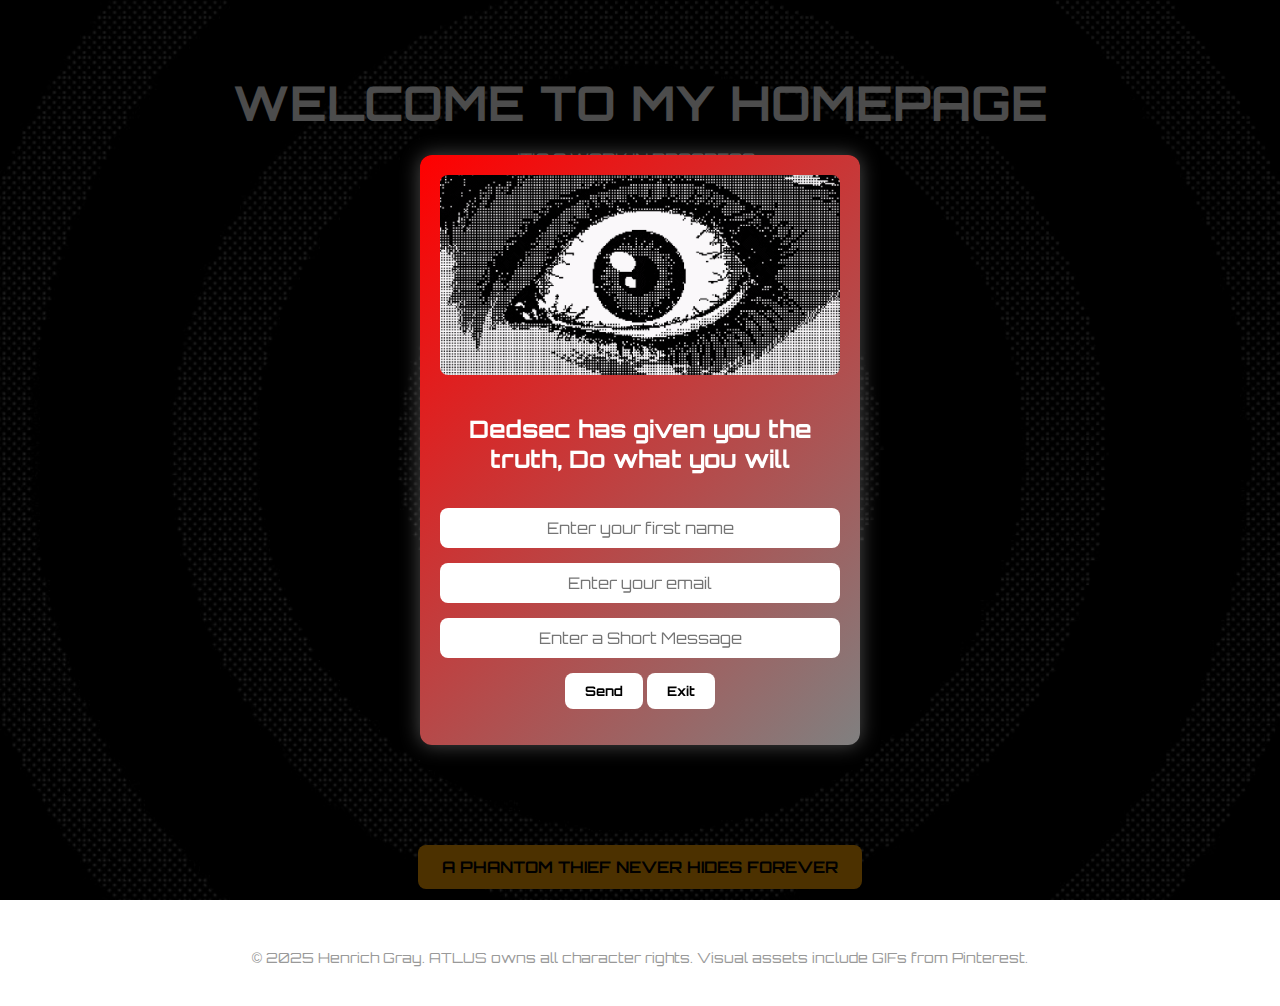
<file: index.html>
<!DOCTYPE html>
<html lang="en">
<head>
  <!-- Meta and title -->
  <meta charset="UTF-8" />
  <meta name="viewport" content="width=device-width, initial-scale=1.0"/>
  <title>Home</title>

  <!-- Google Font -->
  <link href="https://fonts.googleapis.com/css2?family=Orbitron:wght@500&display=swap" rel="stylesheet">

  <!-- External CSS -->
  <link rel="stylesheet" href="styles.css" />
</head>
<body>

  <!-- Full-screen image popup overlay -->
  <div class="popup-overlay" id="popup">
    <img src="joker.png" alt="Popup" class="popup-image" />
  </div>

  <!-- Page Heading -->
  <h1 id="main-heading">WELCOME TO MY HOMEPAGE</h1>
  <p class="subtitle">IT'S A WORK IN PROGRESS...</p>

  <!-- Main grid container for cards -->
  <div class="grid">

    <!-- Card 1: About Me -->
    <a href="aboutMe/aboutHenrich.html" style="text-decoration: none; color: inherit;">
      <div class="card card1 delay-1">
        <img src="1.gif" alt="Card 1" class="card-image">
        <div class="card-footer">
          <p class="card-title">ABOUT ME</p>
          <p class="card-subtitle">MY NAME IS...HENRICH GRAY</p>
          <div class="progress-container">
            <div class="progress-bar1"></div>
          </div>
        </div>
      </div>
    </a>

    <!-- Activity Cards -->
    <a href="periodicTable/Funky Town.html" style="text-decoration: none; color: inherit;">
      <div class="card card2 delay-2">
        <img src="2.gif" alt="Card 2" class="card-image">
        <div class="card-footer">
          <p class="card-title">LAB ACTIVITY #1</p>
          <p class="card-subtitle">PERIODIC TABLE</p>
          <div class="progress-container">
            <div class="progress-bar2"></div>
          </div>
        </div>
      </div>
    </a>

    <a href="17sdgsReport/new 1.html" style="text-decoration: none; color: inherit;">
      <div class="card card3 delay-3">
        <img src="3.gif" alt="Card 3" class="card-image">
        <div class="card-footer">
          <p class="card-title">LAB ACTIVITY #2</p>
          <p class="card-subtitle">SDG GOAL 16</p>
          <div class="progress-container">
            <div class="progress-bar3"></div>
          </div>
        </div>
      </div>
    </a>

    <a href="form/17sdgs.html" style="text-decoration: none; color: inherit;">
      <div class="card card1 delay-4">
        <img src="4.gif" alt="Card 4" class="card-image">
        <div class="card-footer">
          <p class="card-title">LAB ACTIVITY #3</p>
          <p class="card-subtitle">INFORMATION FORM</p>
          <div class="progress-container">
            <div class="progress-bar4"></div>
          </div>
        </div>
      </div>
    </a>

    <a href="17sdg/homePage11.html" style="text-decoration: none; color: inherit;">
      <div class="card card2 delay-5">
        <img src="5.gif" alt="Card 5" class="card-image">
        <div class="card-footer">
          <p class="card-title">LAB ACTIVITY #4</p>
          <p class="card-subtitle">THE 17 SDGS</p>
          <div class="progress-container">
            <div class="progress-bar5"></div>
          </div>
        </div>
      </div>
    </a>

    <!-- Join Form Card -->
    <div class="card card3 delay-6" onclick="showDisclaimer()">
      <img src="6.gif" alt="Card 6" class="card-image">
      <div class="card-footer">
        <p class="card-title">CONTACT US</p>
        <p class="card-subtitle">CLICK AND FILL TO CONTACT US</p>
        <div class="progress-container">
          <div class="progress-bar6"></div>
        </div>
      </div>
    </div>
  </div>

  <!-- Button to trigger random popup -->
  <button class="popup-button" onclick="showPopup()">A PHANTOM THIEF NEVER HIDES FOREVER</button>

    <!-- Footer info -->
  <footer>
    © 2025 Henrich Gray. ATLUS owns all character rights. Visual assets include GIFs from Pinterest.
  </footer>

  <!-- Join Form Modal -->
  <div class="disclaimer-modal" id="disclaimer-modal">
    <div class="disclaimer-content">
      <img src="werwer.gif" alt="Join GIF" class="disclaimer-image">
      <h2>Dedsec has given you the truth, Do what you will</h2>
      <form id="join-form">
        <input type="text" id="name-input" name="name" placeholder="Enter your first name" required />
        <input type="email" id="email-input" name="email" placeholder="Enter your email" required />
        <input type="text" id="message-input" name="message" placeholder="Enter a Short Message" required /> 
        <button type="submit" class="disclaimer-close">Send</button>
        <button type="button" class="disclaimer-close" onclick="closeModal()">Exit</button>
        <p id="response" class="success"></p>
      </form>
    </div>
  </div>

  <!-- External JS File -->
  <script src="script.js"></script>
</body>
</html>
</file>
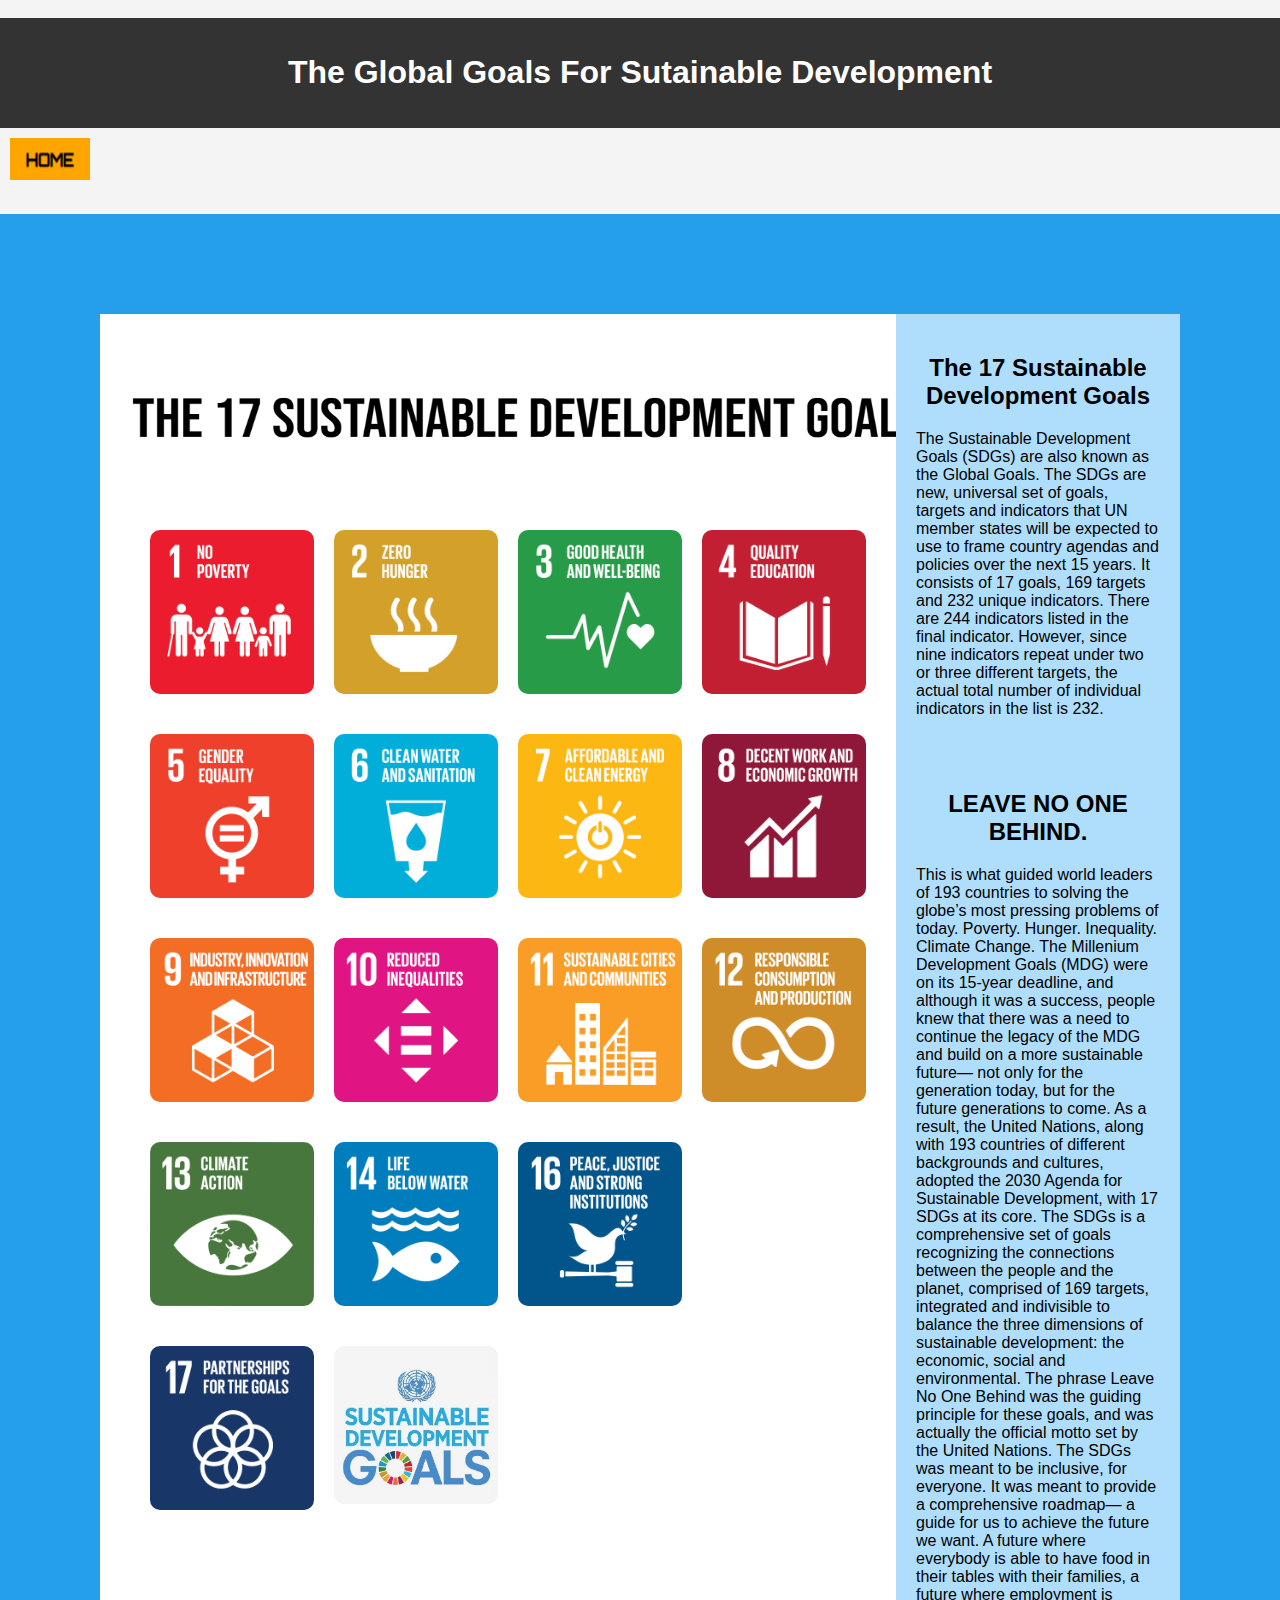
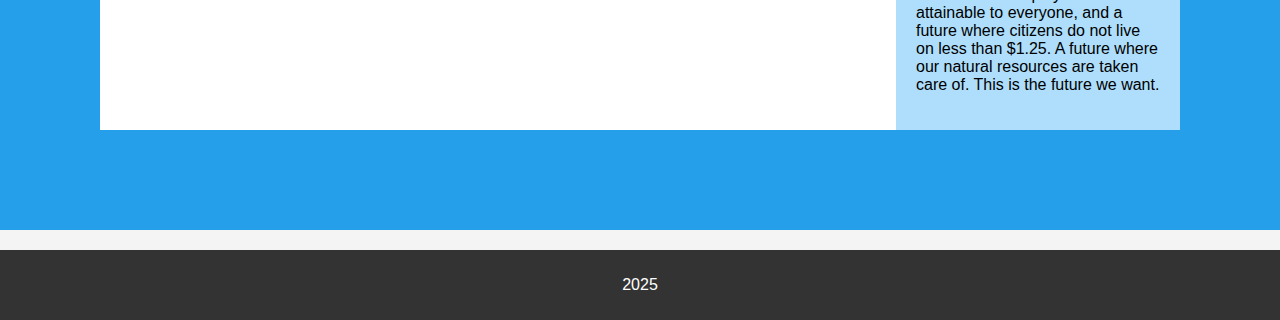
<file: 17sdg/homePage11.html>
<!DOCTYPE html>
<html lang="en">
<head>
   <meta charset="UTF-8">
   <meta name="viewport" content="width=device-width, initial-scale=1.0">
   <title>The Global Goals For Sutainable Development</title>
   
   
<head>
  <meta charset="UTF-8">
  <meta name="viewport" content="width=device-width, initial-scale=1.0">
  <title>2 Column Layout</title>
  <link rel="stylesheet" href="HomePage.css">
</head>

   
  
</head>
<body>
 
<header>
   <h1>The Global Goals For Sutainable Development</h1>
</header>

<a href="../index.html">
  <img src="home.png" alt="home" style="width:80px;height:42px;">
</a>
 
<div class="container" style="border:100px solid #269feb">
   <div class="left-column">
       <h2> <img src="sdgs_header.png" alt="SDG1" width = "800" height = "100" style = "SDG"></h2>
	   
	  <div class="grid-container">
  <div><a href="http://sdg.neda.gov.ph/goal-1/" target="_blank"><img src="1.png" alt="SDG1"></a></div>
  <div><a href="http://sdg.neda.gov.ph/goal-2/" target="_blank"><img src="2.png" alt="SDG2"></a></div>
  <div><a href="http://sdg.neda.gov.ph/goal-3/" target="_blank"><img src="3.png" alt="SDG3"></a></div>
  <div><a href="http://sdg.neda.gov.ph/goal-4/" target="_blank"><img src="4.png" alt="SDG4"></a></div>
  <div><a href="http://sdg.neda.gov.ph/goal-5/" target="_blank"><img src="5.png" alt="SDG5"></a></div>
  <div><a href="http://sdg.neda.gov.ph/goal-6/" target="_blank"><img src="6.png" alt="SDG6"></a></div>
  <div><a href="http://sdg.neda.gov.ph/goal-7/" target="_blank"><img src="7.png" alt="SDG7"></a></div>
  <div><a href="http://sdg.neda.gov.ph/goal-8/" target="_blank"><img src="8.png" alt="SDG8"></a></div>
  <div><a href="http://sdg.neda.gov.ph/goal-9/" target="_blank"><img src="9.png" alt="SDG9"></a></div>
  <div><a href="http://sdg.neda.gov.ph/goal-10/" target="_blank"><img src="10.png" alt="SDG10"></a></div>
  <div><a href="http://sdg.neda.gov.ph/goal-11/" target="_blank"><img src="11.png" alt="SDG11"></a></div>
  <div><a href="http://sdg.neda.gov.ph/goal-12/" target="_blank"><img src="12.png" alt="SDG12"></a></div>
  <div><a href="http://sdg.neda.gov.ph/goal-13/" target="_blank"><img src="13.png" alt="SDG13"></a></div>
  <div><a href="http://sdg.neda.gov.ph/goal-14/" target="_blank"><img src="14.png" alt="SDG14"></a></div>
  <div><a href="http://sdg.neda.gov.ph/goal-15/" target="_blank"><img src="16.png" alt="SDG16"></a></div>
  <div><a target="_blank"><img src="white.png" alt="SDG17"></a></div>
  <div><a href="http://sdg.neda.gov.ph/goal-16/" target="_blank"><img src="17.png" alt="SDG17"></a></div>
  <div><img src="sdgs.jpg" alt="SDG Summary"></div>
  <div><a target="_blank"><img src="white.png" alt="SDG17"></a></div>
</div>

  
  
</table>


   </div>
   <div class="right-column">
      <h2><center>The 17 Sustainable Development Goals</h2>
	  
	  
       <p>The Sustainable Development Goals (SDGs) are also known as the Global Goals. The SDGs are new, universal set of goals, targets and indicators that UN member states will be expected to use to frame country agendas and policies over the next 15 years. It consists of 17 goals, 169 targets and 232 unique indicators. There are 244 indicators listed in the final indicator. However, since nine indicators repeat under two or three different targets, the actual total number of individual indicators in the list is 232.</p>
      
	  <br></br>
	  
	  <h2><center>LEAVE NO ONE BEHIND.</h2>
	  <p>This is what guided world leaders of 193 countries to solving the globe’s most pressing problems of today.

Poverty. Hunger. Inequality. Climate Change. The Millenium Development Goals (MDG) were on its 15-year deadline, and although it was a success, people knew that there was a need to continue the legacy of the MDG and build on a more sustainable future— not only for the generation today, but for the future generations to come.

As a result, the United Nations, along with 193 countries of different backgrounds and cultures, adopted the 2030 Agenda for Sustainable Development, with 17 SDGs at its core. The SDGs is a comprehensive set of goals recognizing the connections between the people and the planet, comprised of 169 targets, integrated and indivisible to balance the three dimensions of sustainable development: the economic, social and environmental.

The phrase Leave No One Behind was the guiding principle for these goals, and was actually the official motto set by the United Nations. The SDGs was meant to be inclusive, for everyone. It was meant to provide a comprehensive roadmap— a guide for us to achieve the future we want. A future where everybody is able to have food in their tables with their families, a future where employment is attainable to everyone, and a future where citizens do not live on less than $1.25. A future where our natural resources are taken care of. This is the future we want.</p>
   
   </div>
</div>
 
 
<footer>
   <p>2025</p>
</footer>
 
</body>
</html>
</file>
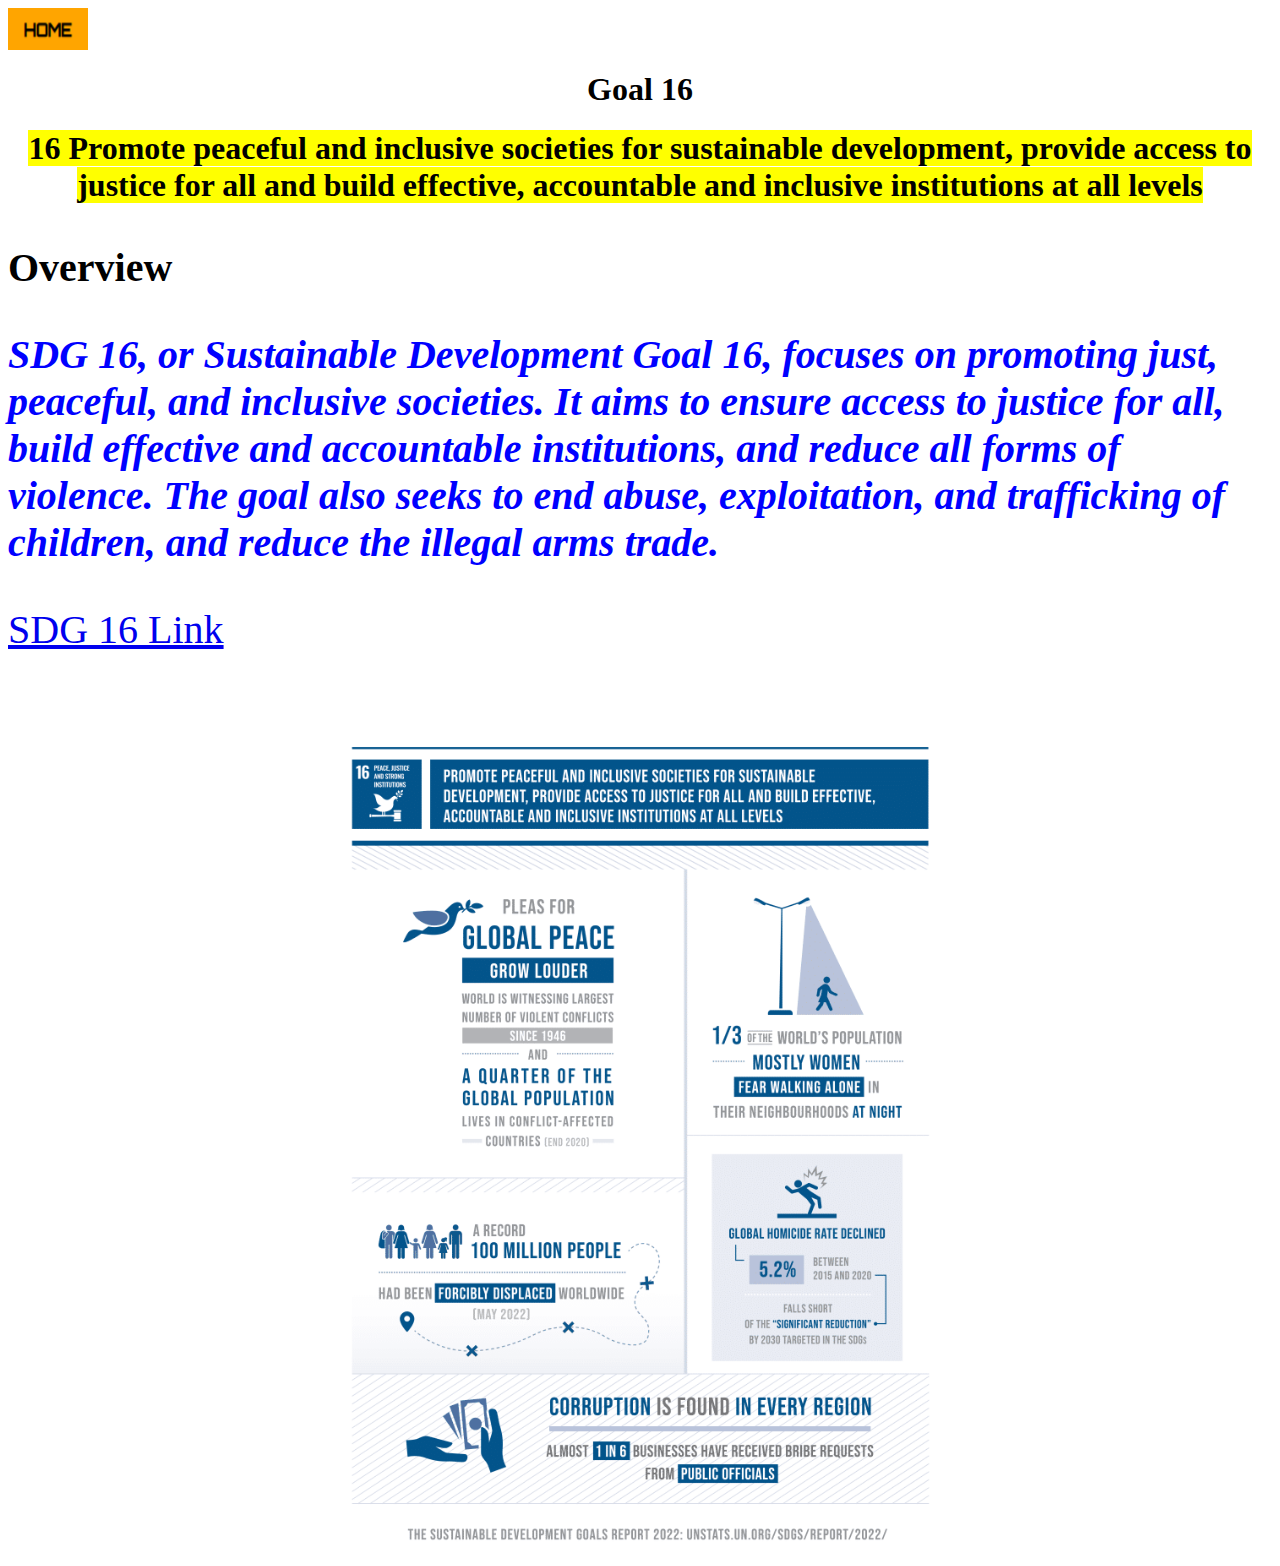
<file: 17sdgsReport/new 1.html>
<html>
  <head>
        <title>Welcome to my Page</title>
	  </head>
	  <body>
	  <a href="../index.html"><img src="home.png" alt="home" style="width:80px;height:42px;"></a>
	    <h1><center>Goal 16</h1></center> 
		<h1><center>
<mark> 16
Promote peaceful and inclusive societies for sustainable development, provide access to justice for all and build effective, accountable and inclusive institutions at all levels </h1></center> 
    <b>	<h2><p style="font-family:'Courier New'">
<p style="font-size:40px"> Overview </h2> </b>
		
		
		<b><i>
		<p>
<font color ='blue'>
<p style="font-family:'Courier New'">
<p style="font-size:40px">
SDG 16, or Sustainable Development Goal 16, focuses on promoting just, peaceful, and inclusive societies. It aims to ensure access to 
justice for all, build effective and accountable institutions, and reduce all forms of violence. The goal also seeks to end abuse, exploitation,
 and trafficking of children, and reduce the illegal arms trade.</p>
</b></i>

<p>
<p style="font-size:40px">
<a href="https://sdgs.un.org/goals/goal16">SDG 16 Link</a> 
</p>
 
<CENTER>
<img src="sdg16.png" alt = "SDG16" width="649px" height="865px">  
</CENTER>	  

</html>
</file>
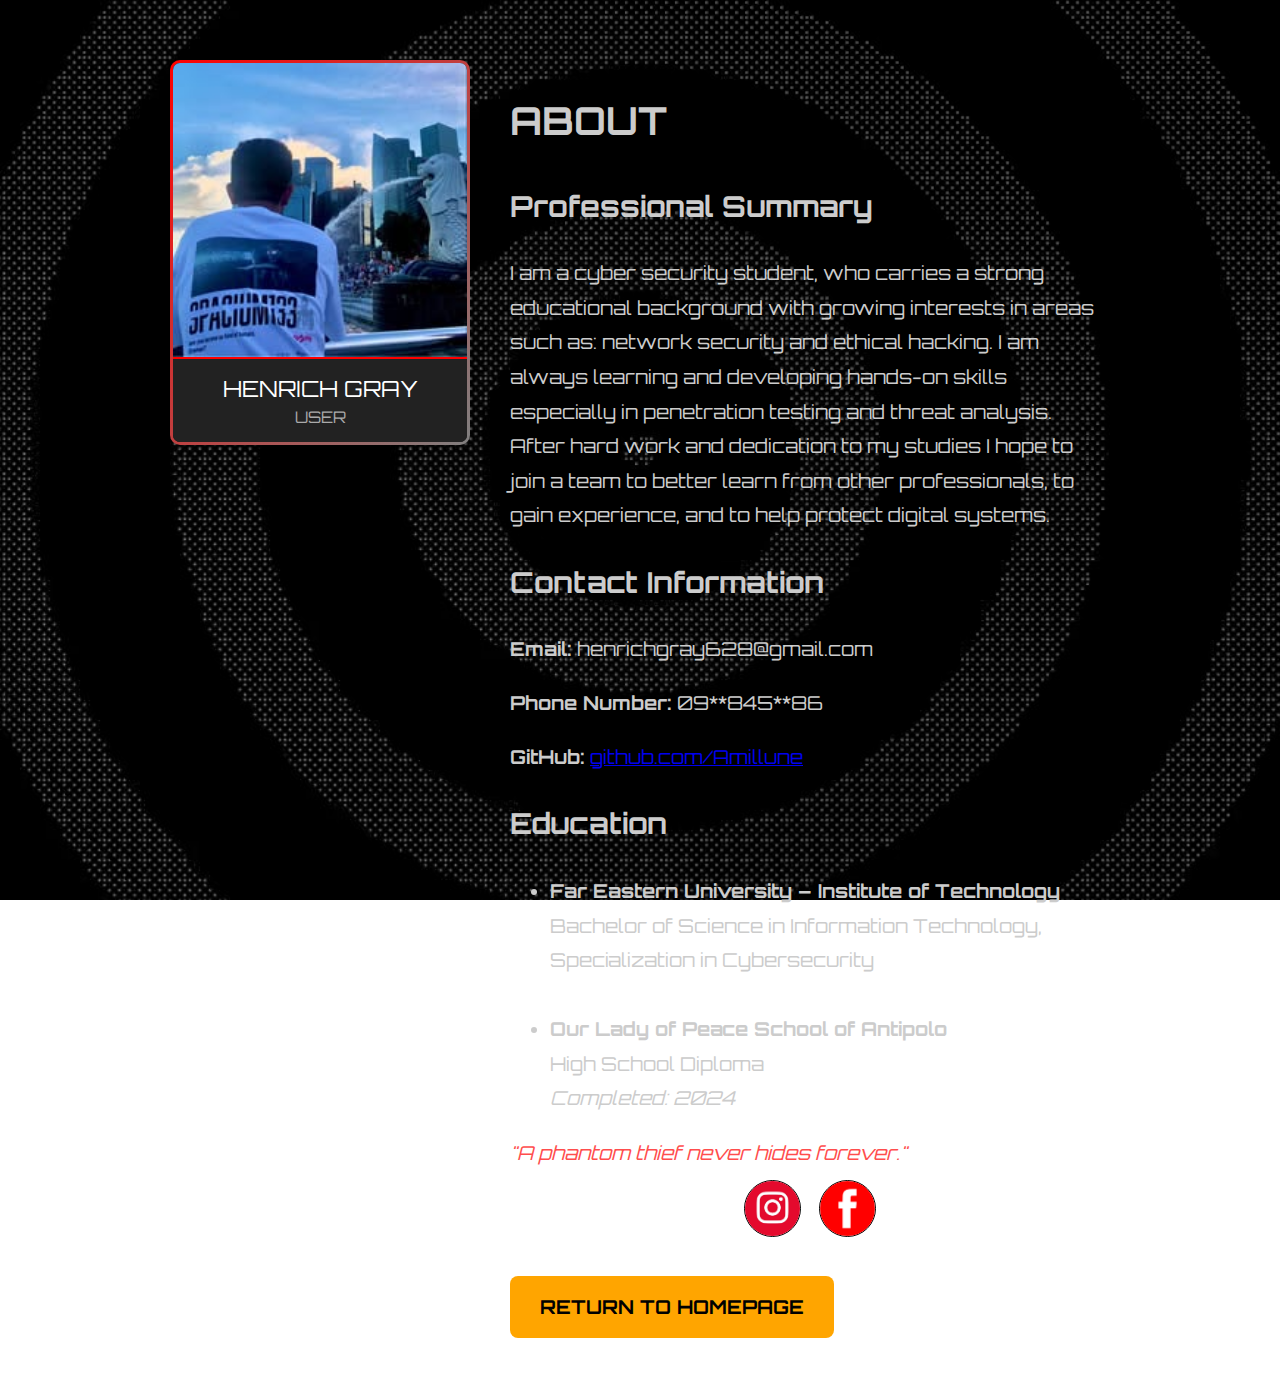
<file: aboutMe/aboutHenrich.html>
<!DOCTYPE html>
<html lang="en">
<head>
  <meta charset="UTF-8" />
  <meta name="viewport" content="width=device-width, initial-scale=1.0"/>
  <title>About Henrich Gray</title>

  <!-- Google Font -->
  <link href="https://fonts.googleapis.com/css2?family=Orbitron:wght@500&display=swap" rel="stylesheet">

  <!-- External CSS -->
  <link rel="stylesheet" href="ABOUTMEstyle.css">
</head>
<body>

  <!-- Main Container -->
  <div class="about-container">
    
    <!-- Profile Card with Hover Swap Effect -->
    <div class="profile-card" onmouseover="swapImage(true)" onmouseout="swapImage(false)">
      <div class="profile-inner">
        <div class="card card1 delay-1">
          <!-- Profile Image -->
          <img src="henrich.jpg" alt="Henrich Gray" class="profile-image" id="profile-img">
          <!-- Card Text -->
          <div class="card-footer">
            <p class="card-title">HENRICH GRAY</p>
            <p class="card-subtitle">USER</p>
          </div>
        </div>
      </div>
    </div>

     <!-- Bio and Social Links -->
    <div class="about-text">
      <h1>ABOUT</h1>

      <h2>Professional Summary</h2>
      <p>
       I am a cyber security student, who carries a strong educational background with growing interests in areas such as: network security and ethical hacking. I am always learning and developing hands-on skills especially in penetration testing and threat analysis. After hard work and dedication to my studies I hope to join a team to better learn from other professionals, to gain experience, and to help protect digital systems.
      </p>

      <h2>Contact Information</h2>
      <p><strong>Email:</strong> henrichgray628@gmail.com</p>
      <p><strong>Phone Number:</strong> 09**845**86</p>
      <p><strong>GitHub:</strong> <a href="https://github.com/Amillune" target="_blank">github.com/Amillune</a></p>
      <!-- You can uncomment the line below if you get a LinkedIn URL -->
      <!-- <p><strong>LinkedIn:</strong> <a href="#" target="_blank">linkedin.com/in/yourprofile</a></p> -->

      <h2>Education</h2>
      <ul>
        <li>
          <strong>Far Eastern University – Institute of Technology</strong><br>
          Bachelor of Science in Information Technology, Specialization in Cybersecurity<br>
        </li>
        <br>
        <li>
          <strong>Our Lady of Peace School of Antipolo</strong><br>
          High School Diploma<br>
          <em>Completed: 2024</em>
        </li>
      </ul>

      <!-- Personal Quote -->
      <div class="quote">
        "A phantom thief never hides forever."
      </div>

      <!-- Social Media Buttons -->
      <div class="social-buttons">
        <a href="https://www.instagram.com/amillune_/" target="_blank" class="social-button" title="Instagram">
          <img src="instagram.jpg" alt="Instagram">
        </a>
        <a href="https://www.facebook.com/graaaay.28/" target="_blank" class="social-button" title="Facebook">
          <img src="facebook.png" alt="Facebook">
        </a>
      </div>

      <!-- Back to Homepage -->
      <a href="../index.html" class="back-button">RETURN TO HOMEPAGE</a>
    </div>
  </div>



  <!-- Image Swap Script -->
  <script>
    function swapImage(hover) {
      const img = document.getElementById('profile-img');
      img.style.opacity = '0.5'; // fade out
      setTimeout(() => {
        img.src = hover
          ? 'me2.jpg?t=' + new Date().getTime() // force reload on hover
          : 'henrich.jpg'; // reset on mouseout
        img.style.opacity = '1'; // fade in
      }, 150);
    }
  </script>

</body>
</html>
</file>
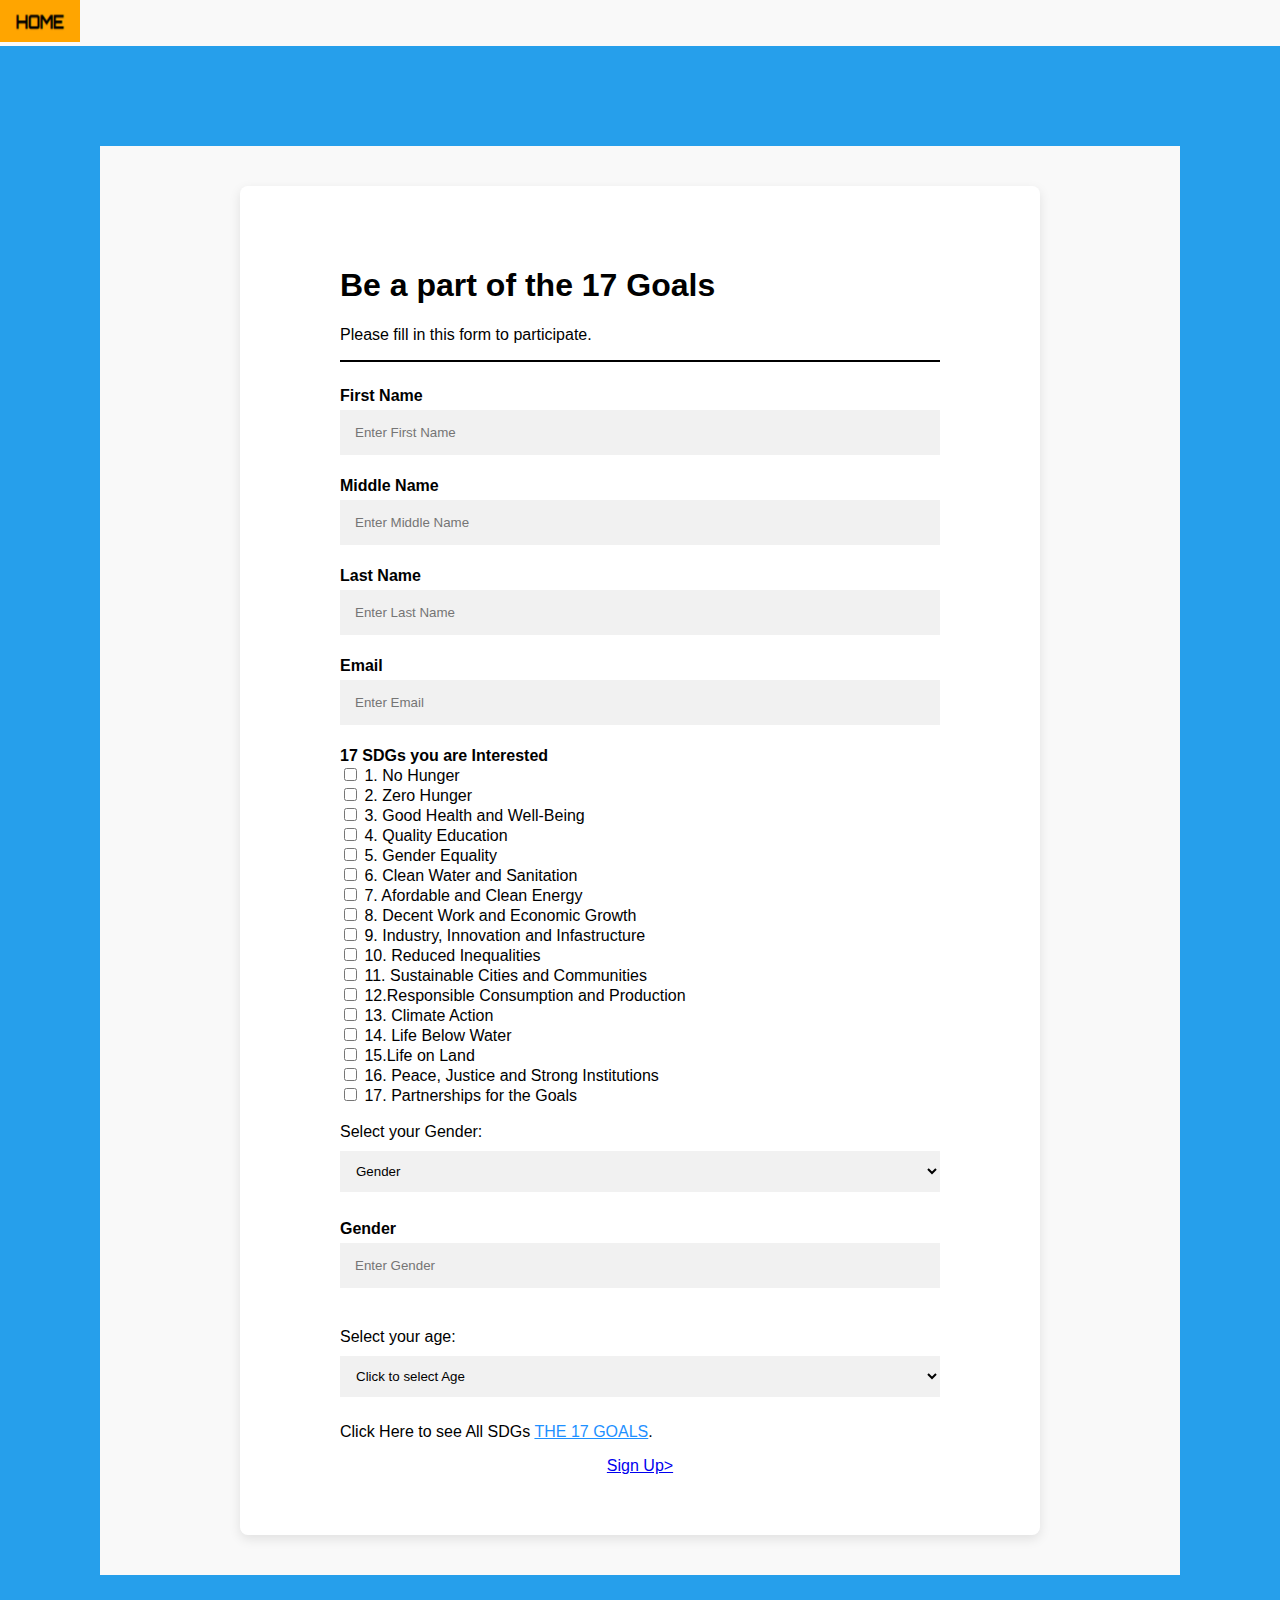
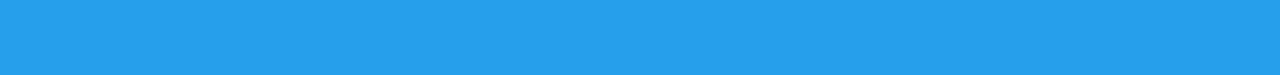
<file: form/17sdgs.html>
<!DOCTYPE html>
<html>
<link rel = "stylesheet" href = "stylesheet.css">


<style>
body {font-family: Arial, Helvetica, sans-serif;
}


</style>

<body>

<a href="../index.html">
  <img src="home.png" alt="home" style="width:80px;height:42px;">
</a>

<form action="/action_page.php" style="border:100px solid #269feb">
  <div class="container">
    <h1>Be a part of the 17 Goals</h1>
    <p>Please fill in this form to participate.</p>
    <hr>

    <label for="fname"><b>First Name</b></label>
    <input type="text" placeholder="Enter First Name" name="fname" required>
	
	<label for="mname"><b>Middle Name</b></label>
    <input type="text" placeholder="Enter Middle Name" name="mname" required>
	
	<label for="lname"><b>Last Name</b></label>
    <input type="text" placeholder="Enter Last Name" name="lname" required>

    <label for="email"><b>Email</b></label>
    <input type="text" placeholder="Enter Email" name="email" required>
	
	
	<label for="sdgs"><b>17 SDGs you are Interested</b></label>
	</br>
	
	<form action="/action_page.php">
  <input type="checkbox" id="sgd1" name="sgd1">
  <label for="sdg"> 1. No Hunger </label><br>
  <input type="checkbox" id="sgd2" name="sgd2">
  <label for="sdg"> 2. Zero Hunger </label><br>
  <input type="checkbox" id="sgdsgd5S3" name="sgd3">
  <label for="sdg"> 3. Good Health and Well-Being</label><br>
  
  
  <input type="checkbox" id="sgd4" name="sgd4">
  <label for="sdg"> 4. Quality Education </label><br>
  <input type="checkbox" id="sgd5" name="sdg5">
  <label for="sdg"> 5. Gender Equality </label><br>
  <input type="checkbox" id="sgd6" name="sgd6">
  <label for="sdg"> 6. Clean Water and Sanitation</label><br>

  <input type="checkbox" id="sgd7" name="sgd7">
  <label for="sdg"> 7. Afordable and Clean Energy </label><br>
  <input type="checkbox" id="sgd8" name="sgd8">
  <label for="sdg"> 8. Decent Work and Economic Growth </label><br>
  <input type="checkbox" id="sgd9" name="sgd9">
  <label for="sdg"> 9. Industry, Innovation and Infastructure</label><br>
  
  <input type="checkbox" id="sgd10" name="sgd10">
  <label for="sdg"> 10. Reduced Inequalities </label><br>
  <input type="checkbox" id="sgd11" name="sdg11">
  <label for="sdg"> 11. Sustainable Cities and Communities </label><br>
  <input type="checkbox" id="sdg12" name="sdg12">
  <label for="sdg"> 12.Responsible Consumption and Production</label><br>
  
  <input type="checkbox" id="sdg13" name="sdg13">
  <label for="sdg"> 13. Climate Action </label><br>
  <input type="checkbox" id="sdg14" name="sdg14">
  <label for="sdg"> 14. Life Below Water </label><br>
  <input type="checkbox" id="sdg15" name="sdg15">
  <label for="sdg"> 15.Life on Land </label><br>
  
   <input type="checkbox" id="sdg16" name="sdg16">
  <label for="sdg"> 16. Peace, Justice and Strong Institutions </label><br>
  <input type="checkbox" id="sdg17" name="sdg17">
  <label for="sdg"> 17. Partnerships for the Goals </label><br>
 

</form>

</body>
	
	
	
	<br>
	<label for="gender">Select your Gender:</label>
<select name="age" id="age">
  <option value="placeholder" selected>Gender</option>
  <option value="option">Male</option>
  <option value="option">Female</option>
  <option value="option">Non-Binary</option>
  <option value="option">Non-Binary (Please Specify)</option>
  <option value="option">Rather Not Say</option>
   
  </select>
  <br></br>
   <label for="Gender"><b>Gender</b></label>
    <input type="text" placeholder="Enter Gender" name="gender">
	
  
  </br>
	
	
 <br>
	<label for="age">Select your age:</label>
<select name="age" id="age">
  <option value="placeholder" selected>Click to select Age</option>
  
  <option value="option">13</option>
  <option value="option">14</option>
  <option value="option">15</option>
  <option value="option">16</option>
  <option value="option">17</option>
  <option value="option">18</option>
  <option value="option">19</option>
  <option value="option">20</option>
  <option value="option">21</option>
  <option value="option">22</option>
  <option value="option">23</option>
  <option value="option">24</option>
  <option value="option">25</option>
  <option value="option">25</option>
  <option value="option">27</option>
  <option value="option">28</option>
  <option value="option">29</option>
  <option value="option">30</option>
  <option value="option">31</option>
  <option value="option">32</option>
  <option value="option">33</option>
  <option value="option">34</option>
  <option value="option">35</option>
  <option value="option">36</option>  
  <option value="option">37</option>
  <option value="option">38</option>
  <option value="option">39</option>
  <option value="option">40</option>
  <option value="option">41</option>
  <option value="option">42</option>
  <option value="option">43</option>
  <option value="option">44</option>
  <option value="option">45</option>
  <option value="option">46</option>
  <option value="option">47</option>
  <option value="option">48</option>
  <option value="option">49</option>
  <option value="option">50</option>
  <option value="option">51</option>
  <option value="option">52</option>
  <option value="option">53</option>
  <option value="option">54</option>  
  <option value="option">55</option>
  <option value="option">56</option>
  <option value="option">57</option>
  <option value="option">58</option>
  <option value="option">59</option>
  <option value="option">60</option>
  <option value="option">61</option>
  <option value="option">62</option>
  <option value="option">63</option>
  <option value="option">64</option>
  <option value="option">65</option>
  <option value="option">66</option>
  <option value="option">67</option>
  <option value="option">68</option>
  <option value="option">69</option>
  <option value="option">70</option>
  <option value="option">71</option>
  <option value="option">72</option>
  <option value="option">73</option>
  <option value="option">74</option>
  <option value="option">75</option>
  <option value="option">76</option>
  <option value="option">77</option>
  <option value="option">78</option>
  <option value="option">79</option>
  <option value="option">80</option>

  
  </select>
  
  </br>
	
    <p>Click Here to see All SDGs <a href="../homepagee.html" style="color:dodgerblue">THE 17 GOALS</a>.</p>

    <div class="clearfix">
	<center>
   <a href="../homepagee.html" button type="submit" class="signupbtn">Sign Up</button>>
    </div>
  </div>
</form>



</body>
</html>
</file>
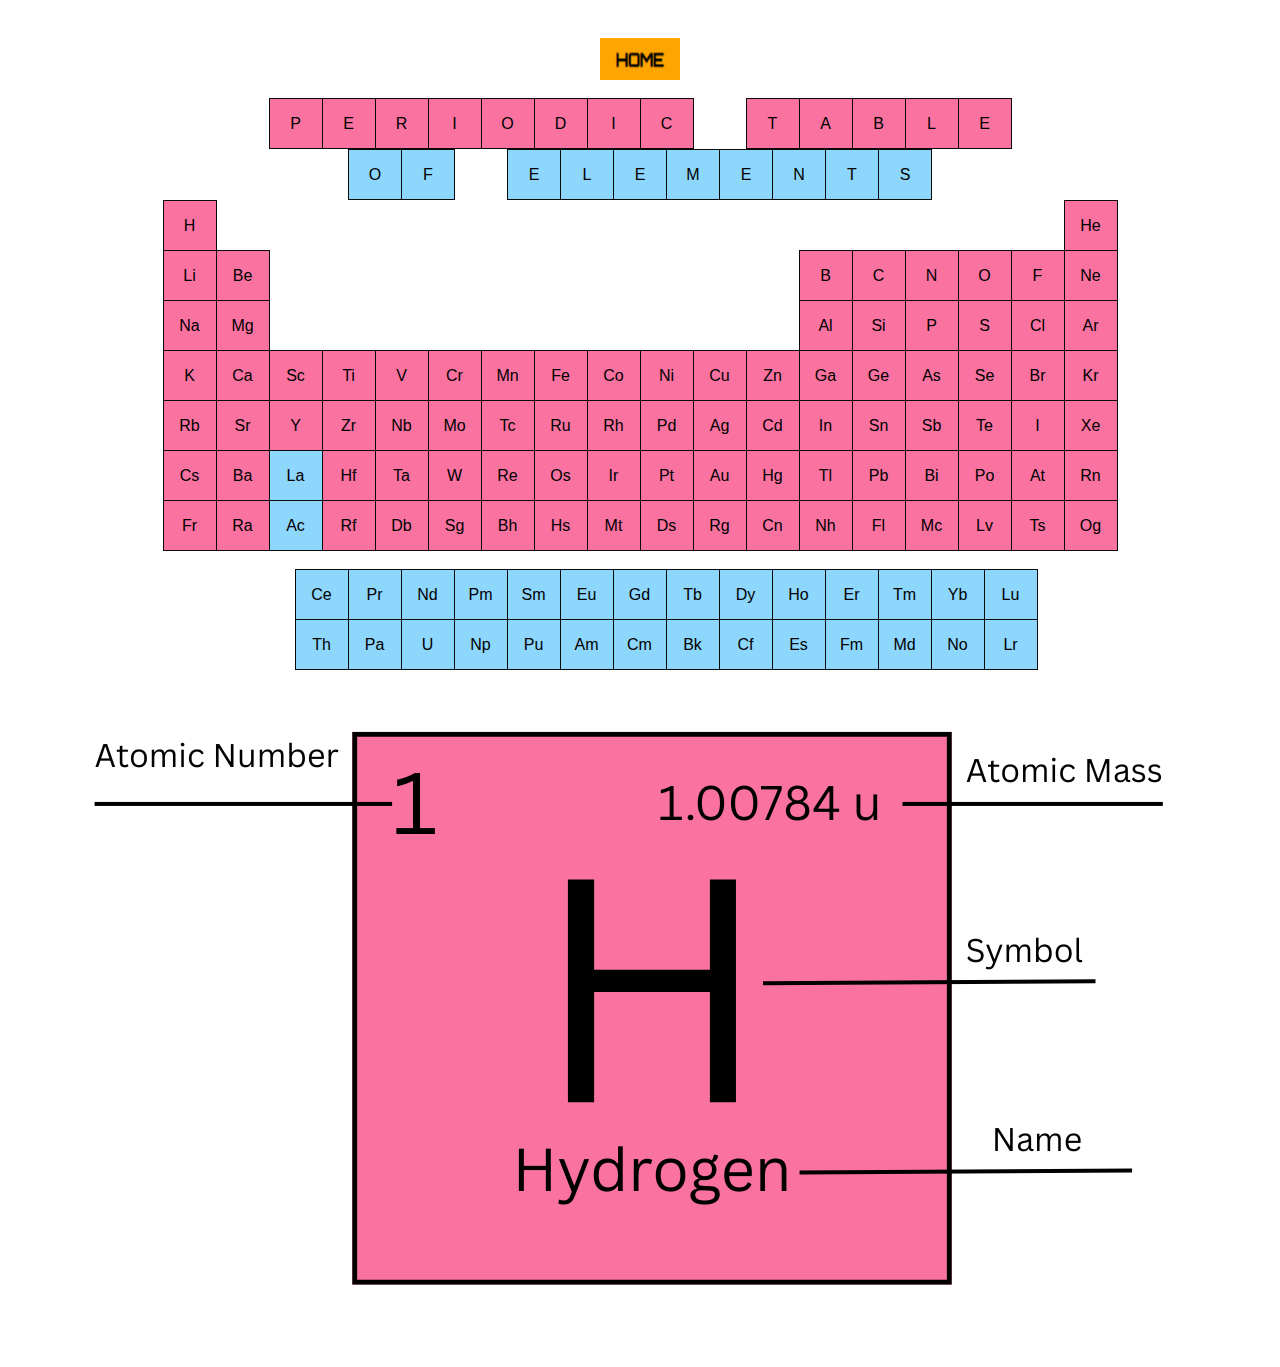
<file: periodicTable/Funky Town.html>
<html>

<head>


  <meta charset="UTF-8">
  <title> Periodic Table</title>
  <center> <style>
    body {
      font-family: Roboto, Arial;
      padding: 30px;
    }
    table {
      border-collapse: collapse;
      text-align: center;
    }
    td {
      border: 1px solid #0a0a0a;
      width: 50px;
      height: 50px;
      vertical-align: middle;
    }
    .empty {
      border: none;
      background-color: #ffffff;
    }
    .element {
      background-color: #fa73a0;
    }
    .lanthanoid, .actinoid {
      background-color: #8dd6fc;
    }
  .pelement {
      background-color: #fa73a0;
    }
     .ofelements {
      background-color: #8dd6fc;
    }
  </style>
</head>
<body>

<a href="../index.html">
  <img src="home.png" alt="home" style="width:80px;height:42px;">
</a>

<br>
<br/>
  
<table>
  <tr>
    <td class="pelement">P</td>
    <td class="pelement">E</td>
    <td class="pelement">R</td>
	<td class="pelement">I</td>
	<td class="pelement">O</td>
	<td class="pelement">D</td>
	<td class="pelement">I</td>
	<td class="pelement">C</td>
    <td class="empty" colspan="1"></td>
    <td class="pelement">T</td>
    <td class="pelement">A</td>
    <td class="pelement">B</td>
	<td class="pelement">L</td>
	<td class="pelement">E</td>
	</tr>
	
	
  </tr>
  
  </table>
  
  <table>
  
  <tr>
	<td class="ofelements">O</td>
	<td class="ofelements">F</td>
	<td class="empty" colspan="1"></td>
	<td class="ofelements">E</td>
	<td class="ofelements">L</td>
	<td class="ofelements">E</td>
	<td class="ofelements">M</td>
	<td class="ofelements">E</td>
	<td class="ofelements">N</td>
	<td class="ofelements">T</td>
	<td class="ofelements">S</td>
   </tr>
  
  </table>
 
<table>
  <tr>
    <td class="element">H</td>
    <td class="empty" colspan="16"></td>
    <td class="element">He</td>
  </tr>
  <tr>
    <td class="element">Li</td>
    <td class="element">Be</td>
    <td class="empty" colspan="10"></td>
    <td class="element">B</td>
    <td class="element">C</td>
    <td class="element">N</td>
    <td class="element">O</td>
    <td class="element">F</td>
    <td class="element">Ne</td>
  </tr>
  <tr>
    <td class="element">Na</td>
    <td class="element">Mg</td>
    <td class="empty" colspan="10"></td>
    <td class="element">Al</td>
    <td class="element">Si</td>
    <td class="element">P</td>
    <td class="element">S</td>
    <td class="element">Cl</td>
    <td class="element">Ar</td>
  </tr>
  <tr>
    <td class="element">K</td>
    <td class="element">Ca</td>
    <td class="element">Sc</td>
    <td class="element">Ti</td>
    <td class="element">V</td>
    <td class="element">Cr</td>
    <td class="element">Mn</td>
    <td class="element">Fe</td>
    <td class="element">Co</td>
    <td class="element">Ni</td>
    <td class="element">Cu</td>
    <td class="element">Zn</td>
    <td class="element">Ga</td>
    <td class="element">Ge</td>
    <td class="element">As</td>
    <td class="element">Se</td>
    <td class="element">Br</td>
    <td class="element">Kr</td>
  </tr>
  <tr>
    <td class="element">Rb</td>
    <td class="element">Sr</td>
    <td class="element">Y</td>
    <td class="element">Zr</td>
    <td class="element">Nb</td>
    <td class="element">Mo</td>
    <td class="element">Tc</td>
    <td class="element">Ru</td>
    <td class="element">Rh</td>
    <td class="element">Pd</td>
    <td class="element">Ag</td>
    <td class="element">Cd</td>
    <td class="element">In</td>
    <td class="element">Sn</td>
    <td class="element">Sb</td>
    <td class="element">Te</td>
    <td class="element">I</td>
    <td class="element">Xe</td>
  </tr>
  <tr>
    <td class="element">Cs</td>
    <td class="element">Ba</td>
    <td class="lanthanoid">La</td>
    <td class="element">Hf</td>
    <td class="element">Ta</td>
    <td class="element">W</td>
    <td class="element">Re</td>
    <td class="element">Os</td>
    <td class="element">Ir</td>
    <td class="element">Pt</td>
    <td class="element">Au</td>
    <td class="element">Hg</td>
    <td class="element">Tl</td>
    <td class="element">Pb</td>
    <td class="element">Bi</td>
    <td class="element">Po</td>
    <td class="element">At</td>
    <td class="element">Rn</td>
  </tr>
  <tr>
    <td class="element">Fr</td>
    <td class="element">Ra</td>
    <td class="actinoid">Ac</td>
    <td class="element">Rf</td>
    <td class="element">Db</td>
    <td class="element">Sg</td>
    <td class="element">Bh</td>
    <td class="element">Hs</td>
    <td class="element">Mt</td>
    <td class="element">Ds</td>
    <td class="element">Rg</td>
    <td class="element">Cn</td>
    <td class="element">Nh</td>
    <td class="element">Fl</td>
    <td class="element">Mc</td>
    <td class="element">Lv</td>
    <td class="element">Ts</td>
    <td class="element">Og</td>
  </tr>
</table>
 
<br>
 
<table>
  <tr>
    <td class="empty" colspan="3"></td>
    <td class="lanthanoid">Ce</td>
    <td class="lanthanoid">Pr</td>
    <td class="lanthanoid">Nd</td>
    <td class="lanthanoid">Pm</td>
    <td class="lanthanoid">Sm</td>
    <td class="lanthanoid">Eu</td>
    <td class="lanthanoid">Gd</td>
    <td class="lanthanoid">Tb</td>
    <td class="lanthanoid">Dy</td>
    <td class="lanthanoid">Ho</td>
    <td class="lanthanoid">Er</td>
    <td class="lanthanoid">Tm</td>
    <td class="lanthanoid">Yb</td>
    <td class="lanthanoid">Lu</td>
  </tr>
  <tr>
    <td class="empty" colspan="3"></td>
    <td class="actinoid">Th</td>
    <td class="actinoid">Pa</td>
    <td class="actinoid">U</td>
    <td class="actinoid">Np</td>
    <td class="actinoid">Pu</td>
    <td class="actinoid">Am</td>
    <td class="actinoid">Cm</td>
    <td class="actinoid">Bk</td>
    <td class="actinoid">Cf</td>
    <td class="actinoid">Es</td>
    <td class="actinoid">Fm</td>
    <td class="actinoid">Md</td>
    <td class="actinoid">No</td>
    <td class="actinoid">Lr</td>
  </tr>
</table>

 
</body>



<br>

<img src="H.png" alt="Neco neco Arc" width="1099" height="641">





</html>
</file>
<file: styles.css>
/* =============== GENERAL =============== */
html, body {
  margin: 0;
  padding: 0;
  background: url("bgHomePage.jpg") no-repeat center center fixed;
  background-size: cover;
  color: #fff;
  font-family: 'Orbitron', sans-serif;
  text-align: center;
  min-height: 100vh;
}

body {
  padding: 40px 20px;
}

body.noscroll {
  overflow: hidden; /* Prevent scrolling when popup/modal is open */
}

/* =============== TYPOGRAPHY =============== */
h1 {
  font-size: 48px;
  margin-bottom: 10px;
}

p.subtitle {
  color: #ccc;
  margin-bottom: 40px;
}

/* =============== GRID LAYOUT =============== */
.grid {
  display: grid;
  gap: 24px;
  justify-content: center;
  grid-template-columns: repeat(auto-fit, minmax(300px, 1fr));
  max-width: 1200px;
  margin: 0 auto;
}

/* =============== CARDS =============== */
.card {
  border: 4px solid transparent;
  border-radius: 10px;
  background-image: linear-gradient(#000, #000);
  background-origin: border-box;
  background-clip: content-box, border-box;
  overflow: hidden;
  transition: transform 0.3s ease;
  box-shadow: 0 0 15px rgba(0, 0, 0, 0.8);
  opacity: 0;
  animation: fadeInUp 1s ease forwards;
}

/* Card animation */
@keyframes fadeInUp {
  from { opacity: 0; transform: translateY(20px); }
  to { opacity: 1; transform: translateY(0); }
}

/* Animation delays */
.delay-1 { animation-delay: 0.2s; }
.delay-2 { animation-delay: 0.4s; }
.delay-3 { animation-delay: 0.6s; }
.delay-4 { animation-delay: 0.8s; }
.delay-5 { animation-delay: 1s; }
.delay-6 { animation-delay: 1.2s; }

/* Card themes */
.card1 { background-image: linear-gradient(#000, #000), linear-gradient(135deg, red, #808080); }
.card2 { background-image: linear-gradient(#000, #000), linear-gradient(135deg, limegreen, #808080); }
.card3 { background-image: linear-gradient(#000, #000), linear-gradient(135deg, cyan, #808080); }

.card:hover {
  transform: scale(1.02);
  box-shadow: 0 0 20px 5px rgba(255, 255, 255, 0.3);
}

/* Card image styling */
.card-image {
  height: 160px;
  width: 100%;
  object-fit: cover;
  display: block;
}

/* Card footer (text + progress bar) */
.card-footer {
  background-color: #222;
  color: #fff;
  padding: 16px;
  border-top: 4px solid orange;
  text-align: left;
  transition: background-color 0.3s ease, color 0.3s ease;
}

.card:hover .card-footer {
  background-color: orange;
}

.card-title, .card-subtitle {
  transition: color 0.3s ease;
}

.card:hover .card-title,
.card:hover .card-subtitle {
  color: #000;
  transform: translateY(-2px);
}

/* Text styles */
.card-title {
  font-size: 18px;
  font-weight: bold;
  margin: 0 0 4px 0;
}

.card-subtitle {
  font-size: 14px;
  color: #bbb;
}

/* Progress bar container and themes */
.progress-container {
  background-color: #444;
  border-radius: 8px;
  overflow: hidden;
  height: 10px;
  margin-top: 12px;
}

.progress-bar1 { height: 100%; background-color: red; }
.progress-bar2 { height: 100%; background-color: limegreen; }
.progress-bar3 { height: 100%; background-color: cyan; }
.progress-bar4 { height: 100%; background-color: red; }
.progress-bar5 { height: 100%; background-color: limegreen; }
.progress-bar6 { height: 100%; background-color: cyan; }

@keyframes fillProgress {
  from { width: 0%; }
  to { width: 100%; }
}

.progress-bar1 {
  height: 100%;
  background-color: red;
  width: 0%; 
  animation: fillProgress 13s ease-out forwards;
}

.progress-bar2 {
  height: 100%;
  background-color: limegreen;
  width: 0%; 
  animation: fillProgress 20s ease-out forwards;
}

.progress-bar3 {
  height: 100%;
  background-color: cyan;
  width: 0%; 
  animation: fillProgress 12s ease-out forwards;
}

.progress-bar4 {
  height: 100%;
  background-color: red;
  width: 0%; 
  animation: fillProgress 7s ease-out forwards;
}

.progress-bar5 {
  height: 100%;
  background-color: limegreen;
  width: 0%; 
  animation: fillProgress 17s ease-out forwards;
}

.progress-bar6 {
  height: 100%;
  background-color: cyan;
  width: 0%; 
  animation: fillProgress 31s ease-out forwards;
}


/* Footer */
footer {
  margin-top: 60px;
  font-size: 14px;
  color: #999;
}

/* =============== POPUP IMAGE OVERLAY =============== */
.popup-overlay {
  position: fixed;
  top: 0;
  left: 0;
  height: 100vh;
  width: 100vw;
  background-color: rgba(0, 0, 0, 0.8);
  display: flex;
  align-items: center;
  justify-content: center;
  z-index: 9999;
  opacity: 0;
  pointer-events: none;
  transition: opacity 0.5s ease;
}

.popup-overlay.active {
  opacity: 1;
  pointer-events: all;
}

.popup-image {
  position: absolute;
  top: 0;
  left: 0;
  width: 100vw;
  height: 100vh;
  object-fit: cover;
}

/* Popup Button Styling */
.popup-button {
  font-family: 'Orbitron', sans-serif;
  margin-top: 50px;
  padding: 12px 24px;
  font-size: 16px;
  background-color: orange;
  color: black;
  border: none;
  border-radius: 8px;
  cursor: pointer;
  font-weight: bold;
  transition: background-color 0.3s;
}

.popup-button:hover {
  background-color: red;
}

/* =============== FORM MODAL =============== */
.disclaimer-modal {
  position: fixed;
  top: 0;
  left: 0;
  height: 100vh;
  width: 100vw;
  background-color: rgba(0, 0, 0, 0.7);
  display: none;
  align-items: center;
  justify-content: center;
  z-index: 10000;
  animation: fadeInUp 0.4s ease forwards;
}

.disclaimer-content {
  background: linear-gradient(135deg, red,#808080);
  padding: 20px;
  border-radius: 12px;
  width: 400px;
  text-align: center;
  position: relative;
  color: white;
  box-shadow: 0 0 20px rgba(255, 255, 255, 0.3);
}

.disclaimer-image {
  width: 100%;
  max-height: 200px;
  object-fit: cover;
  border-radius: 8px;
  margin-bottom: 15px;
}

.disclaimer-text {
  font-size: 14px;
  margin-bottom: 20px;
}

.disclaimer-close {
  padding: 10px 20px;
  background-color: #fff;
  color: black;
  font-family: 'Orbitron', sans-serif;
  font-weight: bold;
  border: none;
  border-radius: 8px;
  cursor: pointer;
  transition: background 0.3s ease;
}

.disclaimer-close:hover {
  background-color: #f2d8d8;
}

#join-form input {
  width: 95%;
  padding: 10px;
  margin-top: 15px;
  border: none;
  border-radius: 8px;
  font-size: 16px;
  text-align: center;
  font-family: 'Orbitron', sans-serif;
}

#join-form button {
  margin-top: 15px;
}
</file>
<file: 17sdg/HomePage.css>
<style>

 body {
            text-align: center;
            font-family: Arial, sans-serif;
        }
        img {
            margin: 10px;
        }
        a {
            color: #FFD700;
            text-decoration: none;
        }

       body {
          font-family: Arial, sans-serif;
           margin: 0;
           padding: 0;
          background-color: #f4f4f4;
       }
       .container {
           display: flex;
           max-width: 1200px;
           margin: 20px auto;
          background-color: #fff;
       }
	   .box {
           display: flex;
           max-width: 200px;
           margin: 20px auto;
          background-color: #fff;
       }
       .left-column {
           width: 70%;
           padding: 20px;
          background-color: #fff;
       }
       .right-column {
           width: 30%;
           padding: 20px;
          background-color: #aedefc;
       }
       header {
          background-color: #333;
           color: white;
          text-align: center;
           padding: 15px 0;
       }
       footer {
          background-color: #333;
           color: white;
          text-align: center;
           padding: 10px;
          margin-top: 20px;
       }
	   
	   .grid-container {
    display: grid;
    grid-template-columns: repeat(auto-fit, minmax(150px, 1fr));
    gap: 20px;
    padding: 20px;
    max-width: 1000px;
    margin: auto;
}
 
       .grid-container img {
    width: 100%;
    height: auto;
    border-radius: 10px;
    display: block;
}
	   
   </style>
</file>
<file: aboutMe/ABOUTMEstyle.css>
/* General Body Styles */
body {
  margin: 0;
  padding: 0;
  background: url("bgHomePage.jpg") no-repeat center center fixed;
  background-size: cover;
  color: #fff;
  font-family: 'Orbitron', sans-serif;
  text-align: center;
  min-height: 100vh;
}

/* Main Flex Container */
.about-container {
  display: flex;
  flex-wrap: wrap;
  justify-content: center;
  align-items: flex-start;
  padding: 60px 20px;
  max-width: 1200px;
  margin: 0 auto;
  gap: 40px;
}

/* Profile Card Styles */
.profile-card {
  width: 300px;
  flex-shrink: 0;
  border-radius: 10px;
  padding: 3px;
  background: linear-gradient(to bottom right, red, gray);
  box-sizing: border-box;
  cursor: pointer;
  transition: transform 0.3s ease;
}

.profile-inner {
  background-color: #111;
  border-radius: 7px;
  overflow: hidden;
}

.profile-card:hover {
  transform: scale(1.03);
}

.profile-image {
  width: 100%;
  display: block;
  transition: opacity 0.4s ease;
}

.card-footer {
  padding: 15px;
  background-color: #222;
  border-top: 2px solid red;
}

.card-title {
  font-size: 1.4em;
  color: white;
  margin: 0;
}

.card-subtitle {
  font-size: 1em;
  color: #aaa;
  margin: 5px 0 0;
}

/* About Text Block */
.about-text {
  flex: 1 1 500px;
  max-width: 600px;
  text-align: left;
  line-height: 1.8;
  font-size: 1.2em;
  color: #ccc;
}

.quote {
  font-style: italic;
  color: #ff4d4d;
  margin-top: 20px;
}

.back-button {
  margin-top: 40px;
  display: inline-block;
  background-color: orange;
  color: black;
  padding: 14px 30px;
  border-radius: 8px;
  font-weight: bold;
  text-decoration: none;
  transition: 0.3s ease-in-out;
}

.back-button:hover {
  background-color: red;
  color: white;
  transform: scale(1.05);
}

/* Social Buttons Row */
.social-buttons {
  margin-top: 10px;
  display: flex;
  justify-content: center;
  flex-wrap: wrap;
  gap: 20px;
}

.social-button {
  width: 55px;
  height: 55px;
  border-radius: 50%;
  background-color: #fff;
  display: inline-flex;
  align-items: center;
  justify-content: center;
  transition: transform 0.3s ease;
}

.social-button:hover {
  transform: scale(1.2);
}

.social-button img {
  width: 100%;
  height: 100%;
  border-radius: 50%;
  object-fit: cover;
  border: 1px solid black;
}

/* Responsive stacking on smaller screens */
@media (max-width: 768px) {
  .about-container {
    flex-direction: column;
    align-items: center;
  }

  .about-text {
    text-align: center;
  }
}
</file>
<file: form/stylesheet.css>
body {
  font-family: Arial, Helvetica, sans-serif;
  background-color: #f9f9f9;
  margin: 0;
  padding: 0;
}

* {
  box-sizing: border-box;
}

input[type=text] {
  width: 100%;
  padding: 15px;
  margin: 5px 0 22px 0;
  border: none;
  background: #f1f1f1;
}

hr {
  border: 1px solid #000000;
  margin-bottom: 25px;
}

button {
  background-color: #269feb;
  color: white;
  padding: 14px 20px;
  margin: 8px 0;
  border: none;
  cursor: pointer;
  width: 100%;
  opacity: 0.9;
}

button:hover {
  opacity: 1;
}

.container {
  padding: 60px 100px;
  background-color: white;
  margin: 40px auto;
  max-width: 800px;
  border-radius: 8px;
  box-shadow: 0 4px 12px rgba(0,0,0,0.1);
}

.clearfix::after {
  content: "";
  clear: both;
  display: table;
}

select {
  width: 100%;
  padding: 12px;
  margin: 10px 0;
  background: #f1f1f1;
  border: none;
}

.checkboxes {
  margin-top: 10px;
}

@media screen and (max-width: 600px) {
  .container {
    padding: 20px;
  }
}
</file>
